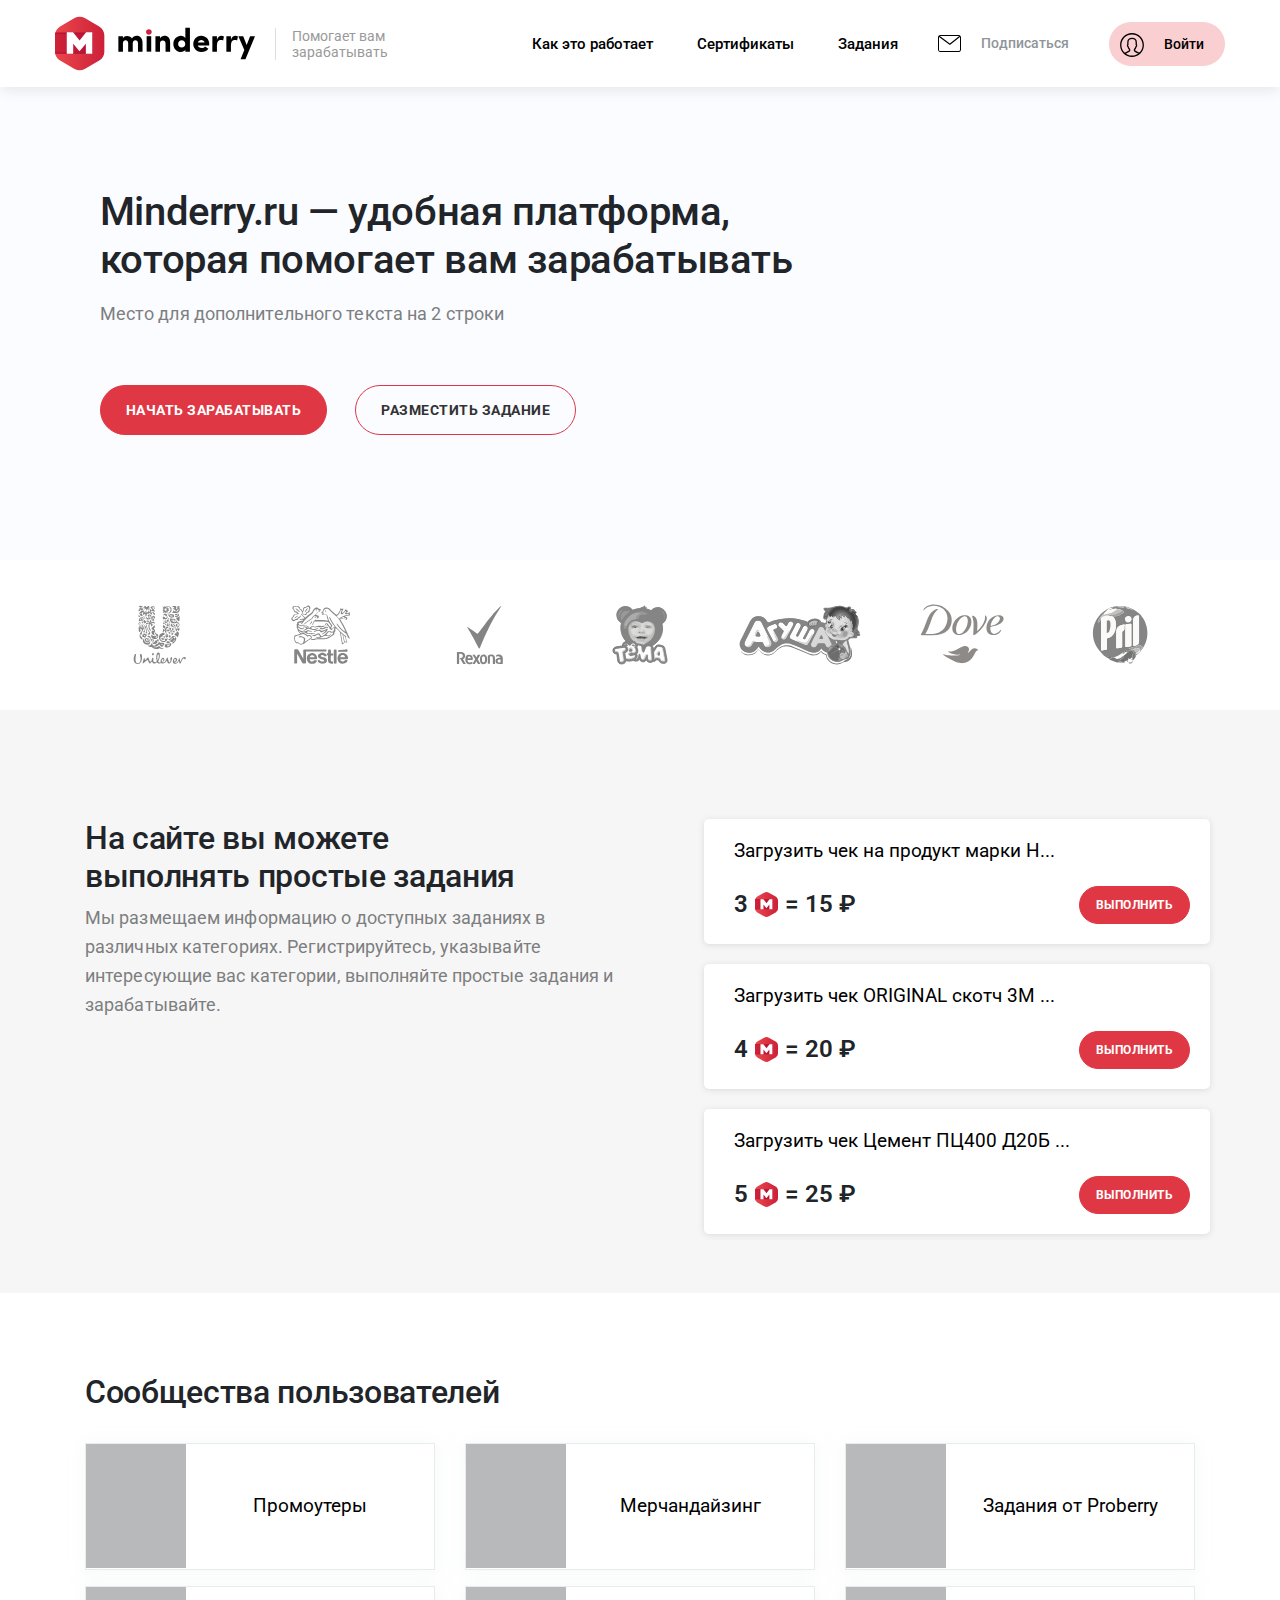
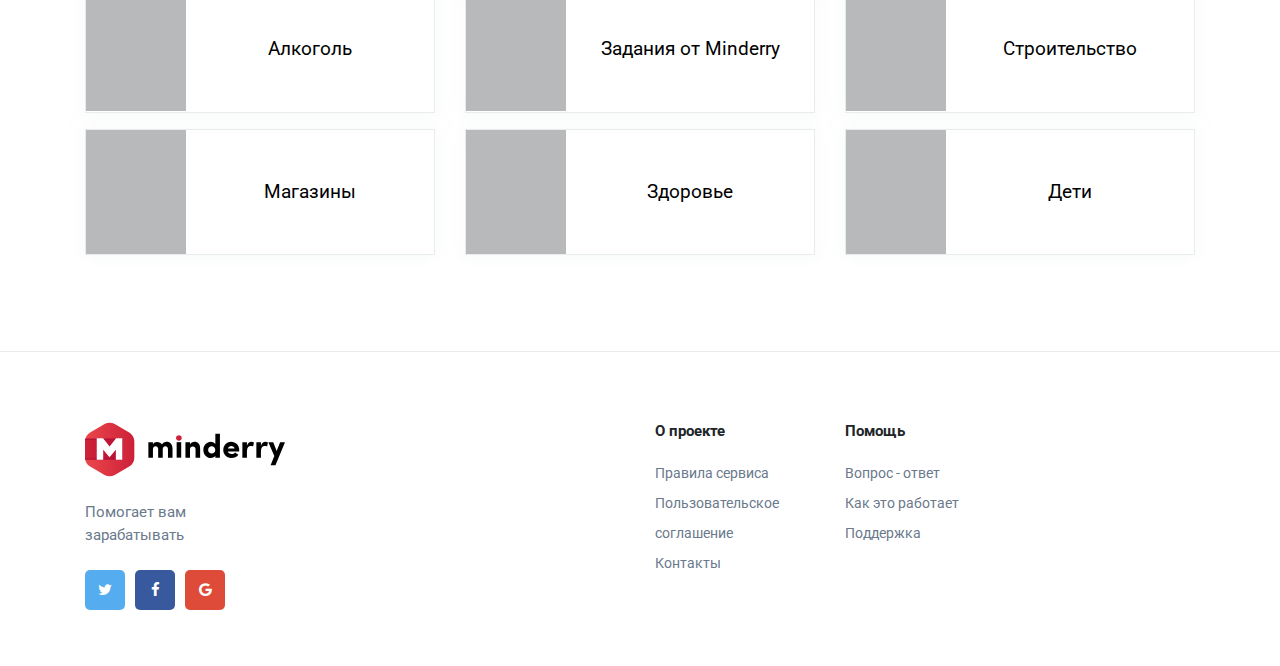
<file: index.html>
<!DOCTYPE html>
<html lang="ru-RU">
<head>
	<meta charset="UTF-8">
	<meta name="viewport" content="width=device-width, initial-scale=1">
	<meta content="Minderry" name="application-name">
	<link rel="apple-touch-icon" sizes="180x180" href="icons/apple-touch-icon.png">
	<link rel="icon" type="image/png" sizes="32x32" href="icons/favicon-32x32.png">
	<link rel="icon" type="image/png" sizes="16x16" href="icons/favicon-16x16.png">
	<meta name="csrf-param" content="_csrf">
    <meta name="csrf-token" content="awCiA8VxDEb098dkNNEUqpJDM-1zG1lweKM3ZuhSeUAHYcUuqxJBEsGhog1YhGCfxQV53CNOHgQU8kALijwwNw==">
	<title>Minderry</title>
	<link href="assets/css/bootstrap.min.css" rel="stylesheet">
	<link href="assets/css/font-awesome.css" rel="stylesheet">
	<link href="css/app.css" rel="stylesheet">
	<link href="css/responsive.css" rel="stylesheet">
	<link href="css/glide.core.min.css" rel="stylesheet">			
	<meta content="Minderry" name="description">
	<meta content="" name="keywords">
	<meta content="Minderry" name="title">
	<link href="https://fonts.googleapis.com/css?family=Roboto:300,400,500,700&amp;subset=cyrillic" rel="stylesheet">
</head>
<body>
<script>var isGuest = 1</script>
<div class="navbar-block">
	<div class="container">
		<div class="d-flex flex-column flex-lg-row align-items-center py-3 bg-white">
			<a href="/" class="navbar-brand my-0 mr-lg-auto font-weight-normal text-dark">
				<img src="img/logo.svg" width="200" height="55" class="d-inline-block align-middle" alt="">
				<span class="brand-text">Помогает вам<br/> зарабатывать</span>
			</a>
			<nav class="my-2 my-lg-0">
				<ul>
					<li><a href="/hiw">Как это работает</a></li>
					<li><a href="/gift/index">Сертификаты</a></li>
					<li><a href="/task/index">Задания</a></li>
				</ul>
			</nav>
			<a class="navbar-subscribe" href="signup.html">
				<svg viewBox="0 0 23 17" xmlns="http://www.w3.org/2000/svg" xmlns:xlink="http://www.w3.org/1999/xlink">
					<path d="M 21.4216 0.138 C 21.2213 0.0676 20.9791 0.0058 20.7661 0.0058 L 2.2281 0.0058 C 1.6282 0.0058 0.9903 0.3617 0.6009 0.7994 C 0.265 1.1769 0.0029 1.7466 0.0029 2.2601 L 0.0029 14.7399 C 0.0029 15.3156 0.3132 15.9296 0.7216 16.3214 C 1.0899 16.6747 1.6921 16.9942 2.2166 16.9942 L 20.7776 16.9942 C 21.0786 16.9942 21.5023 16.8409 21.7666 16.7009 C 22.4373 16.3458 22.9971 15.5084 22.9971 14.7341 L 22.9971 2.2601 C 22.9971 1.3322 22.2738 0.4376 21.4216 0.138 ZM 21.2168 1.124 L 11.8556 8.4693 L 1.796 1.1204 C 1.9622 1.0571 2.1396 0.9949 2.3201 0.9949 L 20.6741 0.9949 C 20.8542 0.9949 21.0532 1.0564 21.2168 1.124 ZM 21.963 2.0523 C 21.98 2.1154 22.0024 2.2031 22.0024 2.2659 L 22.0024 14.7226 C 22.0024 15.363 21.3178 16.0051 20.6856 16.0051 L 2.3086 16.0051 C 1.678 16.0051 0.9976 15.369 0.9976 14.7283 L 0.9976 2.2717 C 0.9976 2.1987 1.0166 2.1088 1.0318 2.0356 L 11.5064 9.6882 C 11.7244 9.8475 12.0346 9.8425 12.2471 9.6758 L 21.963 2.0523 Z"></path>
				</svg>
				Подписаться
			</a>
				<a class="navbar-btn" href="login.html">
					<svg viewBox="0 0 24 24" xmlns="http://www.w3.org/2000/svg" xmlns:xlink="http://www.w3.org/1999/xlink">
						<path d="M 12 23.9141 C 5.4307 23.9141 0.085 18.5693 0.085 12 C 0.085 5.4307 5.4307 0.0859 12 0.0859 C 18.5693 0.0859 23.915 5.4307 23.915 12 C 23.915 18.5693 18.5693 23.9141 12 23.9141 ZM 12 1.3857 C 6.1475 1.3857 1.3857 6.1475 1.3857 12 C 1.3857 17.8525 6.1475 22.6143 12 22.6143 C 17.8525 22.6143 22.6143 17.8525 22.6143 12 C 22.6143 6.1475 17.8525 1.3857 12 1.3857 Z"></path>
						<path d="M 19.4951 21.0522 C 19.4111 21.0522 19.3271 21.0361 19.2451 21.002 C 14.2148 18.9063 13.9551 18.0723 13.8301 17.6719 C 13.8105 17.6089 13.7998 17.5439 13.7998 17.478 L 13.7998 16.4912 C 13.7998 16.3213 13.8662 16.1587 13.9854 16.0371 C 14.5703 15.4385 15.0234 14.605 15.2969 13.6265 C 15.3369 13.4819 15.4268 13.356 15.5488 13.2695 C 15.7588 13.1221 15.9004 12.8877 15.9365 12.6274 C 15.9727 12.3643 15.8984 12.103 15.7266 11.8916 C 15.6318 11.7759 15.5801 11.6309 15.5801 11.4814 L 15.5801 9.2715 C 15.5801 7.1528 14.3945 6.0781 12.0557 6.0781 C 9.749 6.0781 8.5303 7.1826 8.5303 9.2715 L 8.5303 11.4819 C 8.5303 11.6313 8.4785 11.7759 8.3848 11.8916 C 8.2129 12.1025 8.1387 12.3643 8.1758 12.6274 C 8.2119 12.8877 8.3525 13.1216 8.5615 13.2695 C 8.6846 13.3555 8.7734 13.4814 8.8135 13.626 C 9.0869 14.605 9.541 15.4385 10.126 16.0366 C 10.2441 16.1582 10.3115 16.3213 10.3115 16.4912 L 10.3115 17.478 C 10.3115 17.5435 10.3008 17.6089 10.2813 17.6719 C 10.082 18.311 9.3018 19.1504 4.9824 20.9438 C 4.6533 21.082 4.2715 20.9248 4.1328 20.5933 C 3.9951 20.2617 4.1523 19.8813 4.4844 19.7437 C 8.1055 18.2393 8.8564 17.5415 9.0107 17.3291 L 9.0107 16.7466 C 8.4053 16.061 7.9287 15.1826 7.6211 14.1802 C 7.2246 13.8291 6.9619 13.3398 6.8877 12.8062 C 6.8125 12.2632 6.9336 11.7271 7.2295 11.2715 L 7.2295 9.2715 C 7.2295 6.458 9.0342 4.7783 12.0557 4.7783 C 15.1221 4.7783 16.8809 6.416 16.8809 9.2715 L 16.8809 11.271 C 17.1777 11.7261 17.2988 12.2627 17.2236 12.8057 C 17.1504 13.3398 16.8857 13.8296 16.4893 14.1812 C 16.1816 15.1826 15.7061 16.0605 15.1006 16.7461 L 15.1006 17.3252 C 15.2432 17.501 16.0195 18.2495 19.7451 19.8018 C 20.0762 19.9399 20.2334 20.3203 20.0947 20.6519 C 19.9912 20.9014 19.749 21.0522 19.4951 21.0522 Z"></path>
					</svg>
				<span>Войти</span>
			</a>
		</div>
	</div>
</div>
<div class="wrapper wrapper-content">
	<main class="main-content" role="main">
		<header class="main-banner">
			<div class="container">
				<div class="d-flex flex-column flex-md-row align-items-md-center">
					<div class="pt-md-3 pb-md-4">
						<h1 class="bd-title mt-0 mb-3">Minderry.ru &mdash; удобная платформа,
							<br/>
							которая помогает вам зарабатывать
						</h1>
						<p class="bd-lead">
							Место для дополнительного текста на 2 строки
						</p>
						<a class="btn btn-big btn-primary mb-3 mr-4" href="/task/index">Начать зарабатывать</a>				<a class="btn btn-big btn-outline-primary mb-3" href="#">Разместить задание</a>			</div>
				</div>
			</div>
		</header>
		<section class="partners text-center">
			<div class="container">
				<div class="glide">
					<div class="glide__track" data-glide-el="track">
						<ul class="glide__slides">
							<li class="glide__slide">
								<img src="img/partners/uni.svg">
							</li>
							<li class="glide__slide">
								<img src="img/partners/nestle.svg">
							</li>
							<li class="glide__slide">
								<img src="img/partners/rexona.svg">
							</li>
							<li class="glide__slide">
								<img src="img/partners/tyoma.svg">
							</li>
							<li class="glide__slide">
								<img src="img/partners/agusha.svg">
							</li>
							<li class="glide__slide">
								<img src="img/partners/dove.svg">
							</li>
							<li class="glide__slide">
								<img src="img/partners/pril.svg">
							</li>
							<li class="glide__slide">
								<img src="img/partners/henkel.svg">
							</li>
							<li class="glide__slide">
								<img src="img/partners/adidas.svg">
							</li>
						</ul>
					</div>
				</div>
			</div>
		</section>
		<div class="task-info">
			<div class="container">
				<div class="row">
					<div class="col-lg-6 mb-5">
						<h2 class="bd-title mt-0">На сайте вы можете
							<br/>
							выполнять простые задания
						</h2>
						<p class="bd-lead">
							Мы размещаем информацию о доступных заданиях в различных категориях. Регистрируйтесь, указывайте
							интересующие вас категории, выполняйте простые задания и зарабатывайте.
						</p>
					</div>
					<div class="col-lg-6 pl-md-0 pl-sm-0 pr-lg-0 task-card-block">
											<div class="task-card">
								<div class="task-name"><a href="/task/view/36">Загрузить чек на продукт марки H...</a></div>
								<div class="row">
									<div class="col-md-6 task-reward">
										3								<span class="points align-top"></span>
										= 15 &#8381;
									</div>
									<div class="col-md-6 text-right mt-2">
										<a class="btn btn-primary" href="/task/view/36">Выполнить</a>							</div>
								</div>
							</div>
											<div class="task-card">
								<div class="task-name"><a href="/task/view/35">Загрузить чек ORIGINAL скотч 3M ...</a></div>
								<div class="row">
									<div class="col-md-6 task-reward">
										4								<span class="points align-top"></span>
										= 20 &#8381;
									</div>
									<div class="col-md-6 text-right mt-2">
										<a class="btn btn-primary" href="/task/view/35">Выполнить</a>							</div>
								</div>
							</div>
											<div class="task-card">
								<div class="task-name"><a href="/task/view/34">Загрузить чек Цемент ПЦ400 Д20Б ...</a></div>
								<div class="row">
									<div class="col-md-6 task-reward">
										5								<span class="points align-top"></span>
										= 25 &#8381;
									</div>
									<div class="col-md-6 text-right mt-2">
										<a class="btn btn-primary" href="/task/view/34">Выполнить</a>							</div>
								</div>
							</div>
									</div>
				</div>
			</div>
		</div>
		<div class="gift-categories">
			<div class="container">
				<h2 class="bd-title mt-0">Сообщества пользователей</h2>
				<div class="row">
					<div class="col-md-4 mb-3">
						<div class="block-communities text-center">
							<div class="icon-block"></div>
							<a class="category-title" href="/task/index?category=promoutery">Промоутеры</a>
						</div>
					</div>
					<div class="col-md-4 mb-3">
						<div class="block-communities text-center">
							<div class="icon-block"></div>
							<a class="category-title" href="/task/index?category=mercandajzing">Мерчандайзинг</a>
						</div>
					</div>
					<div class="col-md-4 mb-3">
						<div class="block-communities text-center">
							<div class="icon-block"></div>
							<a class="category-title" href="/task/index?category=zadaniya-ot-proberry">Задания от Proberry</a>
						</div>
					</div>
					<div class="col-md-4 mb-3">
						<div class="block-communities text-center">
							<div class="icon-block"></div>
							<a class="category-title" href="/task/index?category=alkogol">Алкоголь</a>
						</div>
					</div>
					<div class="col-md-4 mb-3">
						<div class="block-communities text-center">
							<div class="icon-block"></div>
							<a class="category-title" href="/task/index?category=zadaniya-ot-minderry">Задания от Minderry</a>
						</div>
					</div>
					<div class="col-md-4 mb-3">
						<div class="block-communities text-center">
							<div class="icon-block"></div>
							<a class="category-title" href="/task/index?category=stroitelstvo">Строительство</a>
						</div>
					</div>
					<div class="col-md-4 mb-3">
						<div class="block-communities text-center">
							<div class="icon-block"></div>
							<a class="category-title" href="/task/index?category=magaziny">Магазины</a>
						</div>
					</div>
					<div class="col-md-4 mb-3">
						<div class="block-communities text-center">
							<div class="icon-block"></div>
							<a class="category-title" href="/task/index?category=zdorove">Здоровье</a>
						</div>
					</div>
					<div class="col-md-4 mb-3">
						<div class="block-communities text-center">
							<div class="icon-block"></div>
							<a class="category-title" href="/task/index?category=deti">Дети</a>
						</div>
					</div>
				</div>
			</div>
		</div>
	</main>
</div>
<footer class="footer top-divider">
	<div class="container">
		<div class="footer-wrapper">
			<div class="row">
				<div class="col-lg-3 col-md-6">
					<div class="footer-about-us">
						<!-- Logo -->
						<a href="/" class="logo-container flex-child">
							<img class="logo" src="img/logo.svg" alt="logo">
						</a>
						<p class="mt-4 mb-4">Помогает вам
							<br/>
							зарабатывать
						</p>
						<div class="socials">
							<a href="#" class="social social-twitter" aria-label="twitter" title="twitter" target="_blank">
								<i class="fa fa-twitter"></i>
							</a>
							<a href="#" class="social social-facebook" aria-label="facebook" title="facebook" target="_blank">
								<i class="fa fa-facebook"></i>
							</a>
							<a href="#" class="social social-google-plus" aria-label="google plus" title="google plus" target="_blank">
								<i class="fa fa-google"></i>
							</a>
						</div>
					</div>
				</div> <!-- end about us -->
				<div class="col-lg-2 offset-lg-3 col-md-6">
					<div class="footer-nav-menu">
						<h5 class="footer-title">О проекте</h5>
						<ul>
							<li>
								<a href="/rules" title="Правила сервиса">Правила сервиса</a>							</li>
							<li>
								<a href="/offer" title="Пользовательское соглашение">Пользовательское соглашение</a>							</li>
							<li>
								<a href="/contact" title="Контакты">Контакты</a>							</li>
						</ul>
					</div>
				</div>
				<div class="col-lg-2 col-md-6">
					<div class="footer-nav-menu">
						<h5 class="footer-title">Помощь</h5>
						<ul>
							<li>
								<a href="/questions" title="Вопрос - ответ">Вопрос - ответ</a>							</li>
							<li>
								<a href="/hiw" title="Как это работает">Как это работает</a>							</li>
							<li>
								<a href="#">Поддержка</a>
							</li>
						</ul>
					</div>
				</div>
			</div>
		</div>
	</div>
</footer>

<div class="loading-modal modal" style="display: none;">
	<div class="overlay"></div>
	<span class="icon"></span>
</div>
<!-- Yandex.Metrika counter -->
<script type="text/javascript" >
	(function (d, w, c) {
		(w[c] = w[c] || []).push(function() {
			try {
				w.yaCounter49178818 = new Ya.Metrika2({
					id:49178818,
					clickmap:true,
					trackLinks:true,
					accurateTrackBounce:true
				});
			} catch(e) { }
		});

		var n = d.getElementsByTagName("script")[0],
			s = d.createElement("script"),
			f = function () { n.parentNode.insertBefore(s, n); };
		s.type = "text/javascript";
		s.async = true;
		s.src = "https://mc.yandex.ru/metrika/tag.js";

		if (w.opera == "[object Opera]") {
			d.addEventListener("DOMContentLoaded", f, false);
		} else { f(); }
	})(document, window, "yandex_metrika_callbacks2");
</script>
<noscript><div><img src="https://mc.yandex.ru/watch/49178818" style="position:absolute; left:-9999px;" alt="" /></div></noscript>
<!-- /Yandex.Metrika counter -->
<script src="assets/js/jquery.min.js"></script>
<script src="assets/js/yii.js"></script>
<script src="assets/js/popper.js"></script>
<script src="assets/js/bootstrap.min.js"></script>
<script src="js/bootstrap-dialog.js"></script>
<script src="js/glide.min.js"></script>
<script src="js/app.js"></script>
<script>jQuery(function ($) {

var glide = new Glide('.glide', {
  type: 'carousel',
  autoplay: 15000,
  hoverpause: false,
  perView: 7,
  breakpoints: {
    1200: {
      perView: 5
    },
    992: {
      perView: 4
    },
    768: {
      perView: 3
    },
    576: {
      perView: 2
    }
  }
}).mount();

});</script>
</body>
</html>
</file>
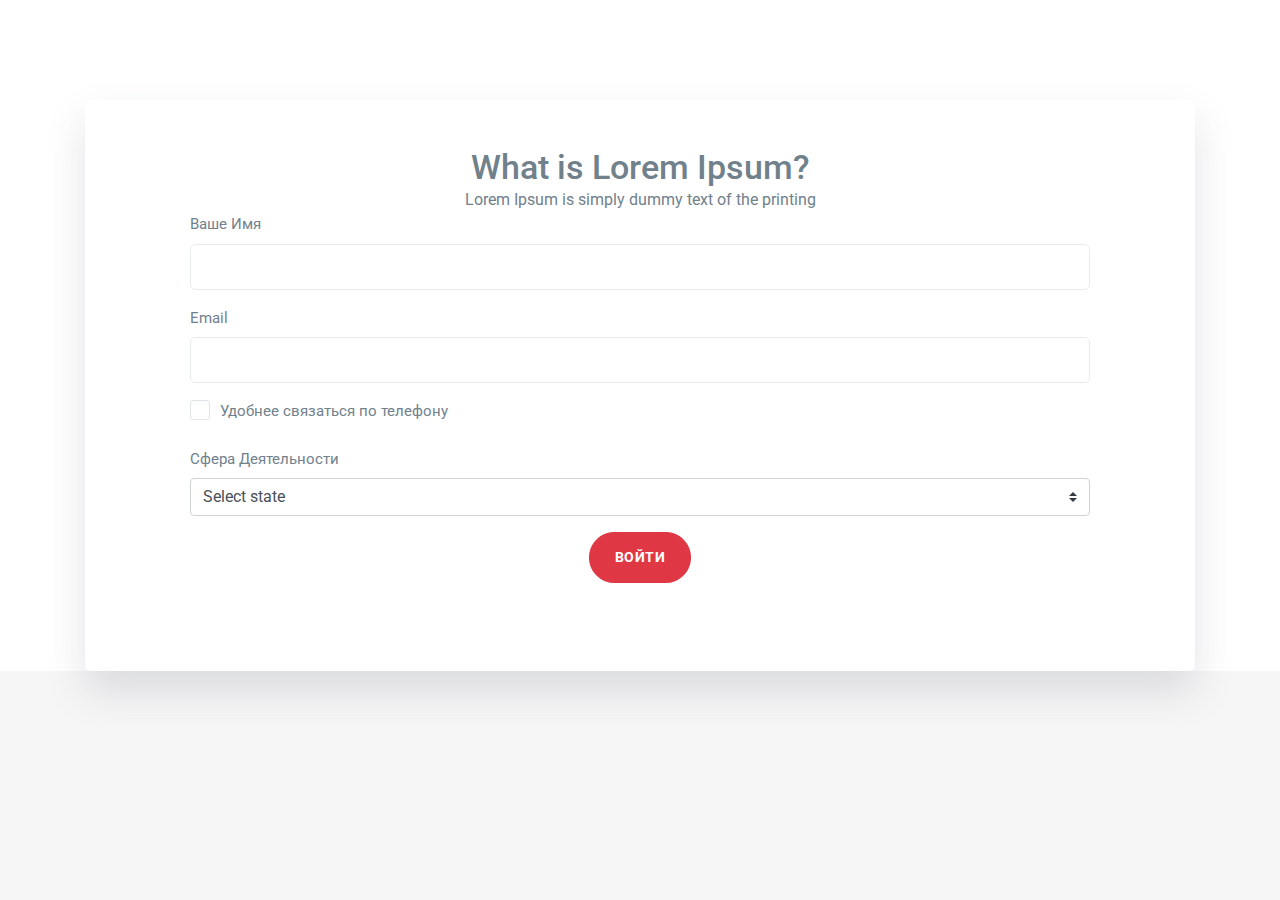
<file: form.html>
<!DOCTYPE html>
<html lang="ru-RU">
<head>
    <meta charset="UTF-8">
    <meta name="viewport" content="width=device-width, initial-scale=1">
    <meta content="Minderry" name="application-name">
    <link rel="apple-touch-icon" sizes="180x180" href="icons/apple-touch-icon.png">
    <link rel="icon" type="image/png" sizes="32x32" href="icons/favicon-32x32.png">
    <link rel="icon" type="image/png" sizes="16x16" href="icons/favicon-16x16.png">
    <meta name="csrf-param" content="_csrf">
    <meta name="csrf-token" content="awCiA8VxDEb098dkNNEUqpJDM-1zG1lweKM3ZuhSeUAHYcUuqxJBEsGhog1YhGCfxQV53CNOHgQU8kALijwwNw==">
    <title>Minderry</title>
    <link href="assets/css/bootstrap.min.css" rel="stylesheet">
    <link href="assets/css/font-awesome.css" rel="stylesheet">
    <link href="css/app.css" rel="stylesheet">
    <link href="css/responsive.css" rel="stylesheet">
    <link href="css/glide.core.min.css" rel="stylesheet">
    <meta content="Minderry" name="description">
    <meta content="" name="keywords">
    <meta content="Minderry" name="title">
    <link href="https://fonts.googleapis.com/css?family=Roboto:300,400,500,700&amp;subset=cyrillic" rel="stylesheet">
</head>
<body>
    <div class="main-form">
        <div class="container">
        <section class="section-wrap">
            <div class="row justify-content-center m-0">
                <div class="form-signin-main">
                    <div class="form-title">
                        <h1 class="text-center m-0">What is Lorem Ipsum?</h1>
                        <p class="text-center m-0">Lorem Ipsum is simply dummy text of the printing </p>
                    </div>
                    <div class="col-sm-8 col-md-7 col-lg-12">
                        <form id="login-form" action="/login" method="post" role="form">
                            <div class="form-group">
                                <label class="control-label">Ваше Имя</label>
                                <input type="text" class="form-control">
                            </div>
                            <div class="form-group">
                                <label class="control-label">Email</label>
                                <input type="email" class="form-control">
                            </div>
                            <div class="form-group">
                                <div class="checkbox">
                                    <input type="checkbox" id="SignupForm[categories][1]" name="SignupForm[categories][1]" value="1">
                                    <label for="SignupForm[categories][1]">Удобнее связаться по телефону</label>
                                </div>
                            </div>
                            <div class="form-group">
                                <label class="control-label">Сфера Деятельности</label>
                                <select class="custom-select">
                                    <option>Select state</option>
                                    <option>California</option>
                                    <option>Hawaii</option>
                                    <option>Florida</option>
                                    <option>Texas</option>
                                    <option>Massachusetts</option>
                                    <option>Alabama</option>
                                </select>
                            </div>
                            <div class="form-group text-center">
                                <button type="submit" class="btn btn-big btn-primary mb-4" name="login-button">Войти</button>
                            </div>
                        </form>
                    </div>
                </div>
            </div>
        </section>
    </div>
    </div>
</body>
</html>
</file>
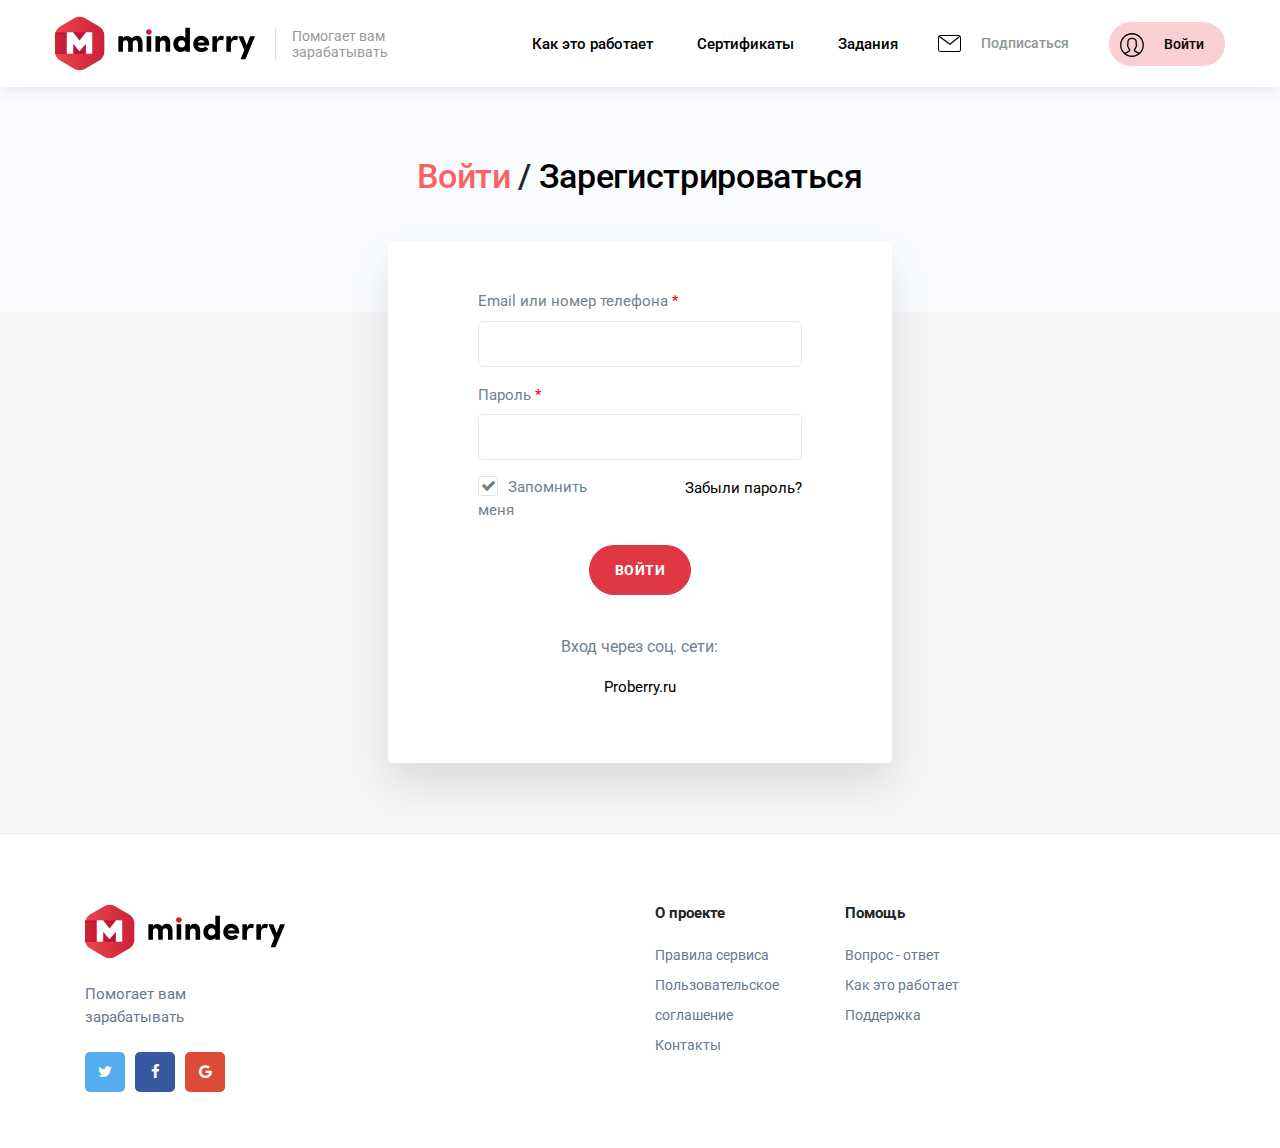
<file: login.html>
<!DOCTYPE html>
<html lang="ru-RU">
<head>
    <meta charset="UTF-8">
    <meta name="viewport" content="width=device-width, initial-scale=1">
    <meta content="Minderry" name="application-name">
    <link rel="apple-touch-icon" sizes="180x180" href="icons/apple-touch-icon.png">
    <link rel="icon" type="image/png" sizes="32x32" href="icons/favicon-32x32.png">
    <link rel="icon" type="image/png" sizes="16x16" href="icons/favicon-16x16.png">
    <meta name="csrf-param" content="_csrf">
    <meta name="csrf-token" content="awCiA8VxDEb098dkNNEUqpJDM-1zG1lweKM3ZuhSeUAHYcUuqxJBEsGhog1YhGCfxQV53CNOHgQU8kALijwwNw==">
    <title>Minderry</title>
    <link href="assets/css/bootstrap.min.css" rel="stylesheet">
    <link href="assets/css/font-awesome.css" rel="stylesheet">
    <link href="css/app.css" rel="stylesheet">
    <link href="css/responsive.css" rel="stylesheet">
    <link href="css/glide.core.min.css" rel="stylesheet">
    <meta content="Minderry" name="description">
    <meta content="" name="keywords">
    <meta content="Minderry" name="title">
    <link href="https://fonts.googleapis.com/css?family=Roboto:300,400,500,700&amp;subset=cyrillic" rel="stylesheet">
</head>
<body>
<div class="navbar-block">
    <div class="container">
        <div class="d-flex flex-column flex-lg-row align-items-center py-3 bg-white">
            <a href="/" class="navbar-brand my-0 mr-lg-auto font-weight-normal text-dark">
                <img src="img/logo.svg" width="200" height="55" class="d-inline-block align-middle" alt="">
                <span class="brand-text">Помогает вам<br/> зарабатывать</span>
            </a>
            <nav class="my-2 my-lg-0">
                <ul>
                    <li><a href="/hiw">Как это работает</a></li>
                    <li><a href="/gift/index">Сертификаты</a></li>
                    <li><a href="/task/index">Задания</a></li>
                </ul>
            </nav>
            <a class="navbar-subscribe" href="signup.html">
                <svg viewBox="0 0 23 17" xmlns="http://www.w3.org/2000/svg" xmlns:xlink="http://www.w3.org/1999/xlink">
                    <path d="M 21.4216 0.138 C 21.2213 0.0676 20.9791 0.0058 20.7661 0.0058 L 2.2281 0.0058 C 1.6282 0.0058 0.9903 0.3617 0.6009 0.7994 C 0.265 1.1769 0.0029 1.7466 0.0029 2.2601 L 0.0029 14.7399 C 0.0029 15.3156 0.3132 15.9296 0.7216 16.3214 C 1.0899 16.6747 1.6921 16.9942 2.2166 16.9942 L 20.7776 16.9942 C 21.0786 16.9942 21.5023 16.8409 21.7666 16.7009 C 22.4373 16.3458 22.9971 15.5084 22.9971 14.7341 L 22.9971 2.2601 C 22.9971 1.3322 22.2738 0.4376 21.4216 0.138 ZM 21.2168 1.124 L 11.8556 8.4693 L 1.796 1.1204 C 1.9622 1.0571 2.1396 0.9949 2.3201 0.9949 L 20.6741 0.9949 C 20.8542 0.9949 21.0532 1.0564 21.2168 1.124 ZM 21.963 2.0523 C 21.98 2.1154 22.0024 2.2031 22.0024 2.2659 L 22.0024 14.7226 C 22.0024 15.363 21.3178 16.0051 20.6856 16.0051 L 2.3086 16.0051 C 1.678 16.0051 0.9976 15.369 0.9976 14.7283 L 0.9976 2.2717 C 0.9976 2.1987 1.0166 2.1088 1.0318 2.0356 L 11.5064 9.6882 C 11.7244 9.8475 12.0346 9.8425 12.2471 9.6758 L 21.963 2.0523 Z"></path></svg> Подписаться</a>
            <a class="navbar-btn" href="login.html">
                <svg viewBox="0 0 24 24" xmlns="http://www.w3.org/2000/svg" xmlns:xlink="http://www.w3.org/1999/xlink">
                    <path d="M 12 23.9141 C 5.4307 23.9141 0.085 18.5693 0.085 12 C 0.085 5.4307 5.4307 0.0859 12 0.0859 C 18.5693 0.0859 23.915 5.4307 23.915 12 C 23.915 18.5693 18.5693 23.9141 12 23.9141 ZM 12 1.3857 C 6.1475 1.3857 1.3857 6.1475 1.3857 12 C 1.3857 17.8525 6.1475 22.6143 12 22.6143 C 17.8525 22.6143 22.6143 17.8525 22.6143 12 C 22.6143 6.1475 17.8525 1.3857 12 1.3857 Z"></path>
                    <path d="M 19.4951 21.0522 C 19.4111 21.0522 19.3271 21.0361 19.2451 21.002 C 14.2148 18.9063 13.9551 18.0723 13.8301 17.6719 C 13.8105 17.6089 13.7998 17.5439 13.7998 17.478 L 13.7998 16.4912 C 13.7998 16.3213 13.8662 16.1587 13.9854 16.0371 C 14.5703 15.4385 15.0234 14.605 15.2969 13.6265 C 15.3369 13.4819 15.4268 13.356 15.5488 13.2695 C 15.7588 13.1221 15.9004 12.8877 15.9365 12.6274 C 15.9727 12.3643 15.8984 12.103 15.7266 11.8916 C 15.6318 11.7759 15.5801 11.6309 15.5801 11.4814 L 15.5801 9.2715 C 15.5801 7.1528 14.3945 6.0781 12.0557 6.0781 C 9.749 6.0781 8.5303 7.1826 8.5303 9.2715 L 8.5303 11.4819 C 8.5303 11.6313 8.4785 11.7759 8.3848 11.8916 C 8.2129 12.1025 8.1387 12.3643 8.1758 12.6274 C 8.2119 12.8877 8.3525 13.1216 8.5615 13.2695 C 8.6846 13.3555 8.7734 13.4814 8.8135 13.626 C 9.0869 14.605 9.541 15.4385 10.126 16.0366 C 10.2441 16.1582 10.3115 16.3213 10.3115 16.4912 L 10.3115 17.478 C 10.3115 17.5435 10.3008 17.6089 10.2813 17.6719 C 10.082 18.311 9.3018 19.1504 4.9824 20.9438 C 4.6533 21.082 4.2715 20.9248 4.1328 20.5933 C 3.9951 20.2617 4.1523 19.8813 4.4844 19.7437 C 8.1055 18.2393 8.8564 17.5415 9.0107 17.3291 L 9.0107 16.7466 C 8.4053 16.061 7.9287 15.1826 7.6211 14.1802 C 7.2246 13.8291 6.9619 13.3398 6.8877 12.8062 C 6.8125 12.2632 6.9336 11.7271 7.2295 11.2715 L 7.2295 9.2715 C 7.2295 6.458 9.0342 4.7783 12.0557 4.7783 C 15.1221 4.7783 16.8809 6.416 16.8809 9.2715 L 16.8809 11.271 C 17.1777 11.7261 17.2988 12.2627 17.2236 12.8057 C 17.1504 13.3398 16.8857 13.8296 16.4893 14.1812 C 16.1816 15.1826 15.7061 16.0605 15.1006 16.7461 L 15.1006 17.3252 C 15.2432 17.501 16.0195 18.2495 19.7451 19.8018 C 20.0762 19.9399 20.2334 20.3203 20.0947 20.6519 C 19.9912 20.9014 19.749 21.0522 19.4951 21.0522 Z"></path>
                </svg>
                <span>Войти</span>
            </a>
        </div>
    </div>
</div>
<div class="wrapper wrapper-content">
    <main class="main-content" role="main">
        <div class="container">
        </div>
        <div class="page-title">
            <h1 class="bd-title text-center m-0"><a class="hover" href="/login">Войти</a> / <a href="/signup">Зарегистрироваться</a></h1>
        </div>
        <section class="section-wrap">
            <div class="row justify-content-center m-0">
                <div class="col-sm-8 col-md-7 col-lg-5">
                    <div class="form-signin">
                        <form id="login-form" action="/login" method="post" role="form">
                            <input type="hidden" name="_csrf" value="7xMHZsZ19EsNIIIRwC8kLkHYrhmKUJOUNvbabKzA3uKDcmBLqBa5Hzh253iselAbFp7kKNoF1OBap60Bzq6XlQ==">				<div class="form-group field-loginform-login required">
                            <label class="control-label" for="loginform-login">Email или номер телефона</label>
                            <input type="text" id="loginform-login" class="form-control" name="LoginForm[login]" aria-required="true">

                            <p class="text-danger"></p>
                        </div>				<div class="form-group field-loginform-password required">
                            <label class="control-label" for="loginform-password">Пароль</label>
                            <input type="text" id="loginform-password" class="form-control" name="LoginForm[password]" aria-required="true">

                            <p class="text-danger"></p>
                        </div>				<div class="row">
                            <div class="col-sm-6">
                                <div class="form-group field-loginform-rememberme">
                                    <div class="checkbox"><input type="hidden" name="LoginForm[rememberMe]" value="0"><input type="checkbox" id="loginform-rememberme" name="LoginForm[rememberMe]" value="1" checked=""><label for="loginform-rememberme">Запомнить меня</label></div>
                                </div>					</div>
                            <div class="col-sm-6 text-sm-right">
                                <a href="/request-password-reset">Забыли пароль?</a>					</div>
                        </div>
                            <div class="form-group text-center">
                                <button type="submit" class="btn btn-big btn-primary mb-4" name="login-button">Войти</button>				</div>
                            <div class="text-center">
                                <p>Вход через соц. сети:</p>
                                <div class="form-group">
                                    <div class="eauth" id="w0">
                                        <ul class="eauth-list">
                                            <li class="eauth-service eauth-service-id-proberry"><a class="eauth-service-link" href="/login?service=proberry" data-eauth-service="proberry">Proberry.ru</a></li>	</ul>
                                    </div>
                                </div>
                            </div>
                        </form>			</div>
                </div>
            </div>
        </section>

    </main>
</div>
<footer class="footer top-divider">
    <div class="container">
        <div class="footer-wrapper">
            <div class="row">
                <div class="col-lg-3 col-md-6">
                    <div class="footer-about-us">
                        <!-- Logo -->
                        <a href="/" class="logo-container flex-child">
                            <img class="logo" src="img/logo.svg" alt="logo">
                        </a>
                        <p class="mt-4 mb-4">Помогает вам
                            <br/>
                            зарабатывать
                        </p>
                        <div class="socials">
                            <a href="#" class="social social-twitter" aria-label="twitter" title="twitter" target="_blank">
                                <i class="fa fa-twitter"></i>
                            </a>
                            <a href="#" class="social social-facebook" aria-label="facebook" title="facebook" target="_blank">
                                <i class="fa fa-facebook"></i>
                            </a>
                            <a href="#" class="social social-google-plus" aria-label="google plus" title="google plus" target="_blank">
                                <i class="fa fa-google"></i>
                            </a>
                        </div>
                    </div>
                </div> <!-- end about us -->
                <div class="col-lg-2 offset-lg-3 col-md-6">
                    <div class="footer-nav-menu">
                        <h5 class="footer-title">О проекте</h5>
                        <ul>
                            <li>
                                <a href="/rules" title="Правила сервиса">Правила сервиса</a>							</li>
                            <li>
                                <a href="/offer" title="Пользовательское соглашение">Пользовательское соглашение</a>							</li>
                            <li>
                                <a href="/contact" title="Контакты">Контакты</a>							</li>
                        </ul>
                    </div>
                </div>
                <div class="col-lg-2 col-md-6">
                    <div class="footer-nav-menu">
                        <h5 class="footer-title">Помощь</h5>
                        <ul>
                            <li>
                                <a href="/questions" title="Вопрос - ответ">Вопрос - ответ</a>							</li>
                            <li>
                                <a href="/hiw" title="Как это работает">Как это работает</a>							</li>
                            <li>
                                <a href="#">Поддержка</a>
                            </li>
                        </ul>
                    </div>
                </div>
            </div>
        </div>
    </div>
</footer>

<div class="loading-modal modal" style="display: none;">
    <div class="overlay"></div>
    <span class="icon"></span>
</div>
<!-- Yandex.Metrika counter -->
<script type="text/javascript" >
    (function (d, w, c) {
        (w[c] = w[c] || []).push(function() {
            try {
                w.yaCounter49178818 = new Ya.Metrika2({
                    id:49178818,
                    clickmap:true,
                    trackLinks:true,
                    accurateTrackBounce:true
                });
            } catch(e) { }
        });

        var n = d.getElementsByTagName("script")[0],
            s = d.createElement("script"),
            f = function () { n.parentNode.insertBefore(s, n); };
        s.type = "text/javascript";
        s.async = true;
        s.src = "https://mc.yandex.ru/metrika/tag.js";

        if (w.opera == "[object Opera]") {
            d.addEventListener("DOMContentLoaded", f, false);
        } else { f(); }
    })(document, window, "yandex_metrika_callbacks2");
</script>
<noscript><div><img src="https://mc.yandex.ru/watch/49178818" style="position:absolute; left:-9999px;" alt="" /></div></noscript>
<!-- /Yandex.Metrika counter -->
<script src="assets/js/jquery.min.js"></script>
<script src="assets/js/yii.js"></script>
<script src="assets/js/popper.js"></script>
<script src="assets/js/bootstrap.min.js"></script>
<script src="js/bootstrap-dialog.js"></script>
<script src="js/glide.min.js"></script>
<script src="js/app.js"></script>
<script>jQuery(function ($) {

    var glide = new Glide('.glide', {
        type: 'carousel',
        autoplay: 15000,
        hoverpause: false,
        perView: 7,
        breakpoints: {
            1200: {
                perView: 5
            },
            992: {
                perView: 4
            },
            768: {
                perView: 3
            },
            576: {
                perView: 2
            }
        }
    }).mount();

});</script>
</body>
</html>
</file>
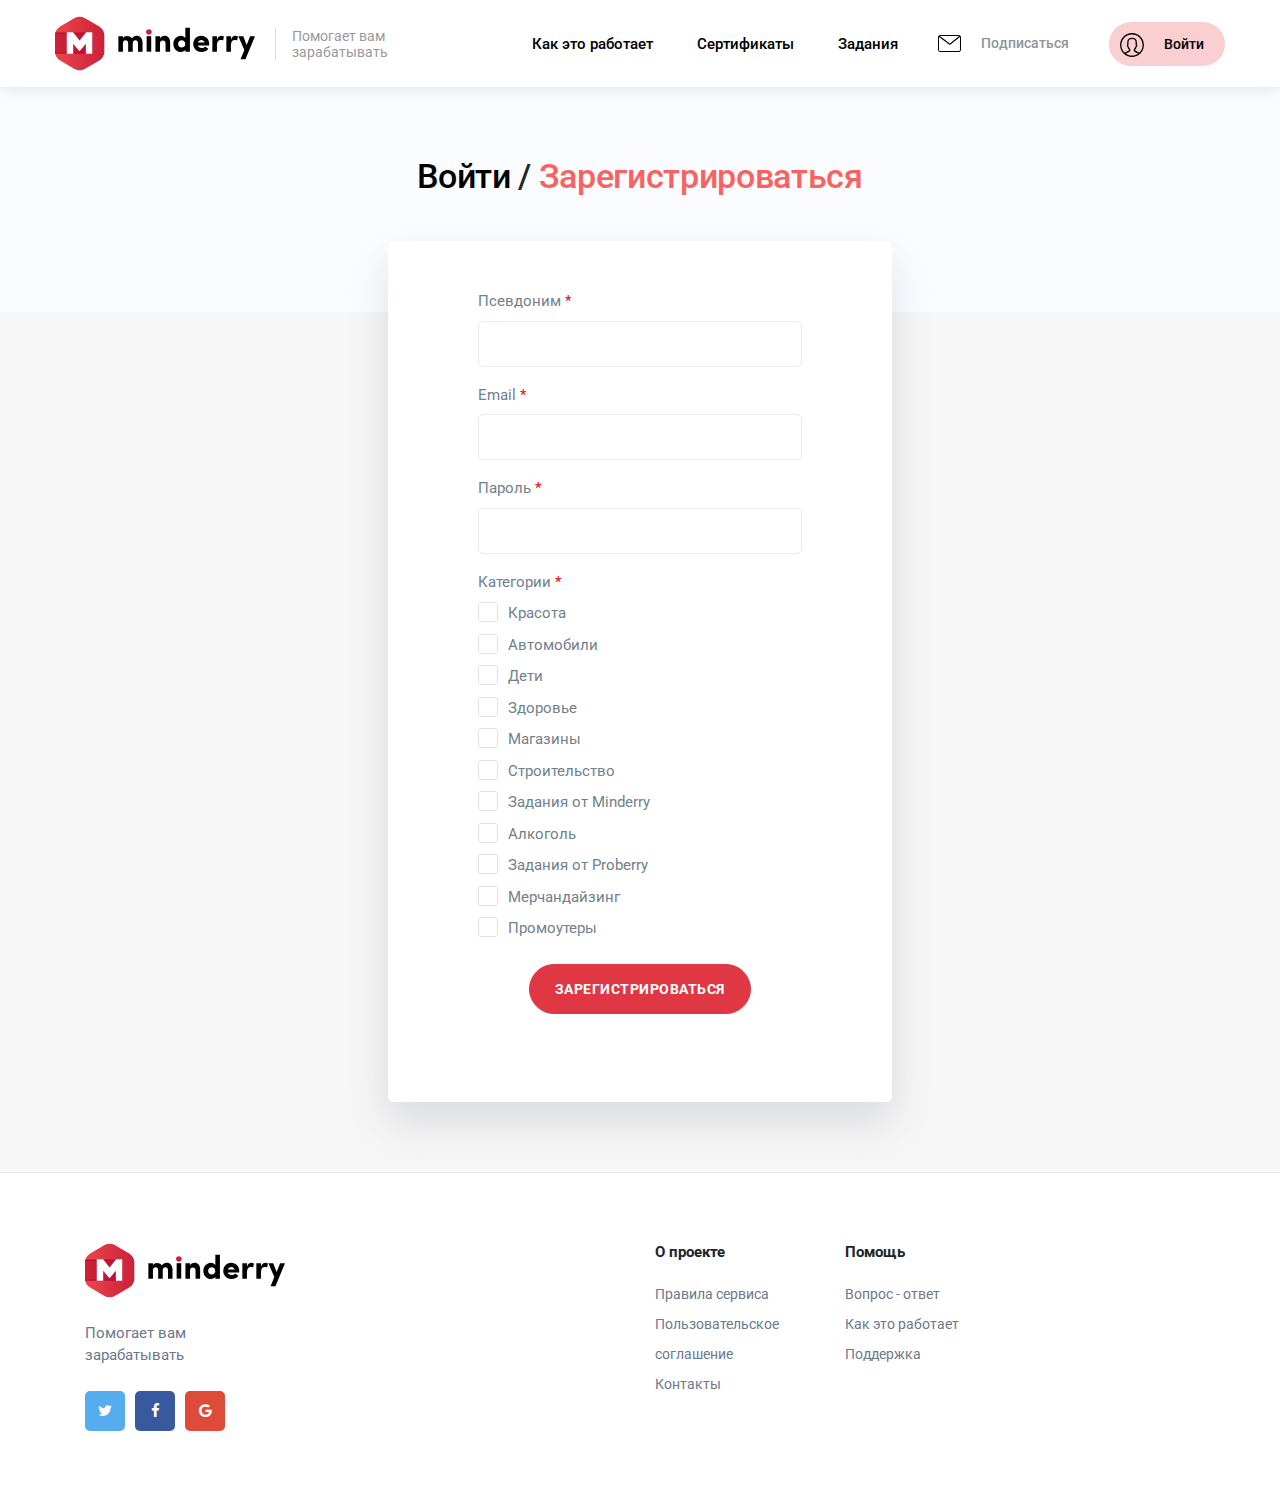
<file: signup.html>
<!DOCTYPE html>
<html lang="ru-RU">
<head>
    <meta charset="UTF-8">
    <meta name="viewport" content="width=device-width, initial-scale=1">
    <meta content="Minderry" name="application-name">
    <link rel="apple-touch-icon" sizes="180x180" href="icons/apple-touch-icon.png">
    <link rel="icon" type="image/png" sizes="32x32" href="icons/favicon-32x32.png">
    <link rel="icon" type="image/png" sizes="16x16" href="icons/favicon-16x16.png">
    <meta name="csrf-param" content="_csrf">
    <meta name="csrf-token" content="awCiA8VxDEb098dkNNEUqpJDM-1zG1lweKM3ZuhSeUAHYcUuqxJBEsGhog1YhGCfxQV53CNOHgQU8kALijwwNw==">
    <title>Minderry</title>
    <link href="assets/css/bootstrap.min.css" rel="stylesheet">
    <link href="assets/css/font-awesome.css" rel="stylesheet">
    <link href="css/app.css" rel="stylesheet">
    <link href="css/responsive.css" rel="stylesheet">
    <link href="css/glide.core.min.css" rel="stylesheet">
    <meta content="Minderry" name="description">
    <meta content="" name="keywords">
    <meta content="Minderry" name="title">
    <link href="https://fonts.googleapis.com/css?family=Roboto:300,400,500,700&amp;subset=cyrillic" rel="stylesheet">
</head>
<body>
<div class="navbar-block">
    <div class="container">
        <div class="d-flex flex-column flex-lg-row align-items-center py-3 bg-white">
            <a href="/" class="navbar-brand my-0 mr-lg-auto font-weight-normal text-dark">
                <img src="img/logo.svg" width="200" height="55" class="d-inline-block align-middle" alt="">
                <span class="brand-text">Помогает вам<br/> зарабатывать</span>
            </a>
            <nav class="my-2 my-lg-0">
                <ul>
                    <li><a href="/hiw">Как это работает</a></li>
                    <li><a href="/gift/index">Сертификаты</a></li>
                    <li><a href="/task/index">Задания</a></li>
                </ul>
            </nav>
            <a class="navbar-subscribe" href="signup.html">
                <svg viewBox="0 0 23 17" xmlns="http://www.w3.org/2000/svg" xmlns:xlink="http://www.w3.org/1999/xlink">
                    <path d="M 21.4216 0.138 C 21.2213 0.0676 20.9791 0.0058 20.7661 0.0058 L 2.2281 0.0058 C 1.6282 0.0058 0.9903 0.3617 0.6009 0.7994 C 0.265 1.1769 0.0029 1.7466 0.0029 2.2601 L 0.0029 14.7399 C 0.0029 15.3156 0.3132 15.9296 0.7216 16.3214 C 1.0899 16.6747 1.6921 16.9942 2.2166 16.9942 L 20.7776 16.9942 C 21.0786 16.9942 21.5023 16.8409 21.7666 16.7009 C 22.4373 16.3458 22.9971 15.5084 22.9971 14.7341 L 22.9971 2.2601 C 22.9971 1.3322 22.2738 0.4376 21.4216 0.138 ZM 21.2168 1.124 L 11.8556 8.4693 L 1.796 1.1204 C 1.9622 1.0571 2.1396 0.9949 2.3201 0.9949 L 20.6741 0.9949 C 20.8542 0.9949 21.0532 1.0564 21.2168 1.124 ZM 21.963 2.0523 C 21.98 2.1154 22.0024 2.2031 22.0024 2.2659 L 22.0024 14.7226 C 22.0024 15.363 21.3178 16.0051 20.6856 16.0051 L 2.3086 16.0051 C 1.678 16.0051 0.9976 15.369 0.9976 14.7283 L 0.9976 2.2717 C 0.9976 2.1987 1.0166 2.1088 1.0318 2.0356 L 11.5064 9.6882 C 11.7244 9.8475 12.0346 9.8425 12.2471 9.6758 L 21.963 2.0523 Z"></path></svg> Подписаться</a>
            <a class="navbar-btn" href="login.html">
                <svg viewBox="0 0 24 24" xmlns="http://www.w3.org/2000/svg" xmlns:xlink="http://www.w3.org/1999/xlink">
                    <path d="M 12 23.9141 C 5.4307 23.9141 0.085 18.5693 0.085 12 C 0.085 5.4307 5.4307 0.0859 12 0.0859 C 18.5693 0.0859 23.915 5.4307 23.915 12 C 23.915 18.5693 18.5693 23.9141 12 23.9141 ZM 12 1.3857 C 6.1475 1.3857 1.3857 6.1475 1.3857 12 C 1.3857 17.8525 6.1475 22.6143 12 22.6143 C 17.8525 22.6143 22.6143 17.8525 22.6143 12 C 22.6143 6.1475 17.8525 1.3857 12 1.3857 Z"></path>
                    <path d="M 19.4951 21.0522 C 19.4111 21.0522 19.3271 21.0361 19.2451 21.002 C 14.2148 18.9063 13.9551 18.0723 13.8301 17.6719 C 13.8105 17.6089 13.7998 17.5439 13.7998 17.478 L 13.7998 16.4912 C 13.7998 16.3213 13.8662 16.1587 13.9854 16.0371 C 14.5703 15.4385 15.0234 14.605 15.2969 13.6265 C 15.3369 13.4819 15.4268 13.356 15.5488 13.2695 C 15.7588 13.1221 15.9004 12.8877 15.9365 12.6274 C 15.9727 12.3643 15.8984 12.103 15.7266 11.8916 C 15.6318 11.7759 15.5801 11.6309 15.5801 11.4814 L 15.5801 9.2715 C 15.5801 7.1528 14.3945 6.0781 12.0557 6.0781 C 9.749 6.0781 8.5303 7.1826 8.5303 9.2715 L 8.5303 11.4819 C 8.5303 11.6313 8.4785 11.7759 8.3848 11.8916 C 8.2129 12.1025 8.1387 12.3643 8.1758 12.6274 C 8.2119 12.8877 8.3525 13.1216 8.5615 13.2695 C 8.6846 13.3555 8.7734 13.4814 8.8135 13.626 C 9.0869 14.605 9.541 15.4385 10.126 16.0366 C 10.2441 16.1582 10.3115 16.3213 10.3115 16.4912 L 10.3115 17.478 C 10.3115 17.5435 10.3008 17.6089 10.2813 17.6719 C 10.082 18.311 9.3018 19.1504 4.9824 20.9438 C 4.6533 21.082 4.2715 20.9248 4.1328 20.5933 C 3.9951 20.2617 4.1523 19.8813 4.4844 19.7437 C 8.1055 18.2393 8.8564 17.5415 9.0107 17.3291 L 9.0107 16.7466 C 8.4053 16.061 7.9287 15.1826 7.6211 14.1802 C 7.2246 13.8291 6.9619 13.3398 6.8877 12.8062 C 6.8125 12.2632 6.9336 11.7271 7.2295 11.2715 L 7.2295 9.2715 C 7.2295 6.458 9.0342 4.7783 12.0557 4.7783 C 15.1221 4.7783 16.8809 6.416 16.8809 9.2715 L 16.8809 11.271 C 17.1777 11.7261 17.2988 12.2627 17.2236 12.8057 C 17.1504 13.3398 16.8857 13.8296 16.4893 14.1812 C 16.1816 15.1826 15.7061 16.0605 15.1006 16.7461 L 15.1006 17.3252 C 15.2432 17.501 16.0195 18.2495 19.7451 19.8018 C 20.0762 19.9399 20.2334 20.3203 20.0947 20.6519 C 19.9912 20.9014 19.749 21.0522 19.4951 21.0522 Z"></path>
                </svg>
                <span>Войти</span>
            </a>
        </div>
    </div>
</div>
<div class="wrapper wrapper-content">
    <main class="main-content" role="main">
        <div class="container">
        </div>
        <div class="page-title">
            <h1 class="bd-title text-center m-0"><a href="/login">Войти</a> / <a class="hover" href="/signup">Зарегистрироваться</a></h1>
        </div>
        <section class="section-wrap">
            <div class="row justify-content-center m-0">
                <div class="col-md-5">
                    <div class="form-signin">
                        <form id="form-signup" action="/signup" method="post" role="form">
                            <input type="hidden" name="_csrf" value="A_YhCccw8S1g_qndbQWkTwHYur2eeb-ZiqdoLiUCwFpvl0YkqVO8eVWozLQBUNB6Vp7wjM4s-O3m9h9DR2yJLQ==">				<div class="form-group field-signupform-username required">
                            <label class="control-label" for="signupform-username">Псевдоним</label>
                            <input type="text" id="signupform-username" class="form-control" name="SignupForm[username]" aria-required="true">

                            <p class="text-danger"></p>
                        </div>				<div class="form-group field-signupform-email required">
                            <label class="control-label" for="signupform-email">Email</label>
                            <input type="text" id="signupform-email" class="form-control" name="SignupForm[email]" aria-required="true">

                            <p class="text-danger"></p>
                        </div>				<div class="form-group field-signupform-password required">
                            <label class="control-label" for="signupform-password">Пароль</label>
                            <input type="text" id="signupform-password" class="form-control" name="SignupForm[password]" aria-required="true">

                            <p class="text-danger"></p>
                        </div>				<div class="form-group field-signupform-categories required">
                            <label class="control-label">Категории</label>
                            <input type="hidden" name="SignupForm[categories]" value=""><div id="signupform-categories" aria-required="true"><div class="checkbox"><input type="checkbox" id="SignupForm[categories][1]" name="SignupForm[categories][1]" value="1"><label for="SignupForm[categories][1]">Красота</label></div>
                            <div class="checkbox"><input type="checkbox" id="SignupForm[categories][2]" name="SignupForm[categories][2]" value="2"><label for="SignupForm[categories][2]">Автомобили</label></div>
                            <div class="checkbox"><input type="checkbox" id="SignupForm[categories][3]" name="SignupForm[categories][3]" value="3"><label for="SignupForm[categories][3]">Дети</label></div>
                            <div class="checkbox"><input type="checkbox" id="SignupForm[categories][4]" name="SignupForm[categories][4]" value="4"><label for="SignupForm[categories][4]">Здоровье</label></div>
                            <div class="checkbox"><input type="checkbox" id="SignupForm[categories][5]" name="SignupForm[categories][5]" value="5"><label for="SignupForm[categories][5]">Магазины</label></div>
                            <div class="checkbox"><input type="checkbox" id="SignupForm[categories][6]" name="SignupForm[categories][6]" value="6"><label for="SignupForm[categories][6]">Строительство</label></div>
                            <div class="checkbox"><input type="checkbox" id="SignupForm[categories][9]" name="SignupForm[categories][9]" value="9"><label for="SignupForm[categories][9]">Задания от Minderry</label></div>
                            <div class="checkbox"><input type="checkbox" id="SignupForm[categories][10]" name="SignupForm[categories][10]" value="10"><label for="SignupForm[categories][10]">Алкоголь</label></div>
                            <div class="checkbox"><input type="checkbox" id="SignupForm[categories][11]" name="SignupForm[categories][11]" value="11"><label for="SignupForm[categories][11]">Задания от Proberry</label></div>
                            <div class="checkbox"><input type="checkbox" id="SignupForm[categories][12]" name="SignupForm[categories][12]" value="12"><label for="SignupForm[categories][12]">Мерчандайзинг</label></div>
                            <div class="checkbox"><input type="checkbox" id="SignupForm[categories][13]" name="SignupForm[categories][13]" value="13"><label for="SignupForm[categories][13]">Промоутеры</label></div></div>

                            <p class="text-danger"></p>
                        </div>				<div class="form-group text-center">
                            <button type="submit" class="btn btn-big btn-primary mb-4" name="signup-button">Зарегистрироваться</button>				</div>
                        </form>			</div>
                </div>
            </div>
        </section>
    </main>
</div>
<footer class="footer top-divider">
    <div class="container">
        <div class="footer-wrapper">
            <div class="row">
                <div class="col-lg-3 col-md-6">
                    <div class="footer-about-us">
                        <!-- Logo -->
                        <a href="/" class="logo-container flex-child">
                            <img class="logo" src="img/logo.svg" alt="logo">
                        </a>
                        <p class="mt-4 mb-4">Помогает вам
                            <br/>
                            зарабатывать
                        </p>
                        <div class="socials">
                            <a href="#" class="social social-twitter" aria-label="twitter" title="twitter" target="_blank">
                                <i class="fa fa-twitter"></i>
                            </a>
                            <a href="#" class="social social-facebook" aria-label="facebook" title="facebook" target="_blank">
                                <i class="fa fa-facebook"></i>
                            </a>
                            <a href="#" class="social social-google-plus" aria-label="google plus" title="google plus" target="_blank">
                                <i class="fa fa-google"></i>
                            </a>
                        </div>
                    </div>
                </div> <!-- end about us -->
                <div class="col-lg-2 offset-lg-3 col-md-6">
                    <div class="footer-nav-menu">
                        <h5 class="footer-title">О проекте</h5>
                        <ul>
                            <li>
                                <a href="/rules" title="Правила сервиса">Правила сервиса</a>							</li>
                            <li>
                                <a href="/offer" title="Пользовательское соглашение">Пользовательское соглашение</a>							</li>
                            <li>
                                <a href="/contact" title="Контакты">Контакты</a>							</li>
                        </ul>
                    </div>
                </div>
                <div class="col-lg-2 col-md-6">
                    <div class="footer-nav-menu">
                        <h5 class="footer-title">Помощь</h5>
                        <ul>
                            <li>
                                <a href="/questions" title="Вопрос - ответ">Вопрос - ответ</a>							</li>
                            <li>
                                <a href="/hiw" title="Как это работает">Как это работает</a>							</li>
                            <li>
                                <a href="#">Поддержка</a>
                            </li>
                        </ul>
                    </div>
                </div>
            </div>
        </div>
    </div>
</footer>

<div class="loading-modal modal" style="display: none;">
    <div class="overlay"></div>
    <span class="icon"></span>
</div>
<!-- Yandex.Metrika counter -->
<script type="text/javascript" >
    (function (d, w, c) {
        (w[c] = w[c] || []).push(function() {
            try {
                w.yaCounter49178818 = new Ya.Metrika2({
                    id:49178818,
                    clickmap:true,
                    trackLinks:true,
                    accurateTrackBounce:true
                });
            } catch(e) { }
        });

        var n = d.getElementsByTagName("script")[0],
            s = d.createElement("script"),
            f = function () { n.parentNode.insertBefore(s, n); };
        s.type = "text/javascript";
        s.async = true;
        s.src = "https://mc.yandex.ru/metrika/tag.js";

        if (w.opera == "[object Opera]") {
            d.addEventListener("DOMContentLoaded", f, false);
        } else { f(); }
    })(document, window, "yandex_metrika_callbacks2");
</script>
<noscript><div><img src="https://mc.yandex.ru/watch/49178818" style="position:absolute; left:-9999px;" alt="" /></div></noscript>
<!-- /Yandex.Metrika counter -->
<script src="assets/js/jquery.min.js"></script>
<script src="assets/js/yii.js"></script>
<script src="assets/js/popper.js"></script>
<script src="assets/js/bootstrap.min.js"></script>
<script src="js/bootstrap-dialog.js"></script>
<script src="js/glide.min.js"></script>
<script src="js/app.js"></script>
<script>jQuery(function ($) {

    var glide = new Glide('.glide', {
        type: 'carousel',
        autoplay: 15000,
        hoverpause: false,
        perView: 7,
        breakpoints: {
            1200: {
                perView: 5
            },
            992: {
                perView: 4
            },
            768: {
                perView: 3
            },
            576: {
                perView: 2
            }
        }
    }).mount();

});</script>
</body>
</html>
</file>
<file: css/responsive.css>
@media (min-width: 1200px) {
	.navbar-block .container {
		max-width: 1320px;
	}
}
@media (max-width: 1200px) {
	.navbar-block nav a {
		margin-right: 20px;
	}
}
@media (min-width: 992px) {
	.task-card-block {
		padding-left: 4rem !important;
	}
	.navbar-block .container {
		max-width: 1200px;
	}
}
@media (max-width: 992px) {
	.navbar-block nav a:last-child, .navbar-block .navbar-subscribe {
		margin-right: 0;
	}
	.main-banner {
		padding-left: 0;
		padding-right: 0;
	}
}
</file>
<file: css/app.css>
@import url("https://netdna.bootstrapcdn.com/font-awesome/4.1.0/css/font-awesome.min.css");
html {
  position: relative;
  min-height: 100%;
}
body {
  font-family: Roboto, sans-serif;
  background: #f6f6f6;
}
img {
  max-width: 100%;
}
ul,
ol {
  list-style: none;
  margin: 0;
  padding: 0;
}
footer {
  font-size: 0.875rem;
  margin-top: 70px;
  background: #fff;
}
footer .logo {
  max-width: 200px;
  height: 55px;
}
footer .footer-wrapper {
  padding: 70px 0 50px;
}
footer .footer-title {
  margin-bottom: 18px;
  font-size: 0.9375rem;
  font-weight: 700;
  position: relative;
}
footer .footer-about-us {
  font-size: 0.9375rem;
  color: #6A798C;
  font-weight: 400;
}
footer .footer-nav-menu li {
  line-height: 30px;
}
footer a {
  color: #6A798C;
}
a {
  color: #000;
  outline: none;
}
a:hover,
a.hover {
  color: #fa6262;
  text-decoration: none;
}
footer p {
  margin-bottom: .25rem;
}
.container-layout {
  background: #fff;
  border-radius: 5px;
  padding: 1.5rem;
}
.breadcrumb {
  background: none;
  padding: 0.3rem 1rem;
  justify-content: flex-end;
  font-size: 0.9rem;
}
.copyright {
  display: inline-block;
  font-size: 0.9375rem;
  color: #6A798C;
}
.gift-categories .block-communities {
  border: 1px solid #E8ECED;
}
.block-communities {
  box-shadow: 0px 1px 15px 1px rgba(230, 234, 236, 0.35);
  border: none;
}
/*.card {
  box-shadow: 0px 1px 15px 1px rgba(230, 234, 236, 0.35);
  border: none;
}*/
.card-columns-2x {
  -webkit-column-count: 2;
  -moz-column-count: 2;
  column-count: 2;
}
.top-divider {
  border-top: 1px solid #E8ECED;
}
.form-group .text-danger {
  font-size: 0.9375rem;
}
.form-control {
  height: 46px;
  border-radius: 5px;
  border: 1px solid #e8eced;
  width: 100%;
  padding: 0 12px;
  transition: border-color 0.3s ease-in-out, background-color 0.3s ease-in-out;
}
.form-control:focus {
  border-color: #fa6262;
  background-color: #fff;
  outline: none;
  box-shadow: none;
}
form label.control-label,
.checkbox label {
  font-weight: normal;
  font-size: 0.9375rem;
}
.checkbox input[type="checkbox"] {
  display: none;
}
input[type="checkbox"] + label {
  cursor: pointer;
  position: relative;
}
input[type="checkbox"] + label::before {
  width: 20px;
  height: 20px;
  content: "";
  display: inline-block;
  font-size: 0.9375rem;
  margin: -4px 10px 0 0;
  border-radius: 3px;
  text-align: center;
  vertical-align: middle;
  cursor: pointer;
  border: 1px solid #dfe5e6;
}
input[type="checkbox"]:checked + label::after {
  font-family: 'FontAwesome';
  content: "\f00c";
  display: inline-block;
  font-size: 15px;
  text-align: center;
  vertical-align: middle;
  cursor: pointer;
  position: absolute;
  left: 3px;
  top: -1px;
}
.hint-block {
  display: block;
  margin-top: 5px;
  color: #999;
}
form div.required label.control-label:after {
  content: " * ";
  color: red;
}
.error-summary {
  color: #a94442;
  background: #fdf7f7;
  border-left: 3px solid #eed3d7;
  padding: 10px 20px;
  margin: 0 0 15px 0;
}
.not-set {
  color: #c55;
  font-style: italic;
}
.section {
  position: relative;
  padding: 65px 0;
}
.points {
  display: inline-block;
  background: url("../img/points_color.svg") no-repeat;
  background-size: contain;
  background-position: center;
  width: 25px;
  height: 25px;
}
.navbar-block {
  margin-bottom: 2rem;
  box-shadow: 0 2px 15px 0 rgba(0, 0, 0, 0.1);
  position: relative;
  z-index: 2;
  background: #fff;
}
.navbar-block nav li {
  display: inline-block;
}
.navbar-block nav a {
  font-size: 15px;
  font-weight: 500;
  color: #000;
  margin-right: 40px;
}
.navbar-block nav a:hover {
  text-decoration: none;
  color: #fa6262;
}
.navbar-brand {
  font-size: 1rem;
  margin-left: 0 !important;
  padding: 0;
}
.navbar-brand .brand-text {
  display: inline-block;
  color: #999;
  margin: 12px 0 0 16px;
  padding-left: 16px;
  vertical-align: top;
  border-left: 1px solid #ddd;
  font-size: 0.85rem;
  line-height: normal;
}
.navbar-block .navbar-points {
  margin-right: 21px;
  font-weight: 500;
}
.navbar-block .navbar-points .points {
  width: 20px;
  height: 20px;
}
.navbar-block .navbar-points span {
  vertical-align: middle;
}
.navbar-block .navbar-btn {
  display: inline-block;
  line-height: 44px;
  border-radius: 50px;
  color: #000;
  font-size: 0.875rem;
  padding: 0 11px;
  font-weight: 500;
  background-color: #f9cfd1;
  text-align: center;
  border: 0;
  cursor: pointer;
  -webkit-appearance: none;
}
.navbar-block .navbar-btn.authorized {
  background-color: #d4edda;
}
.navbar-block .navbar-btn span {
  margin: 0 10px 0 13px;
}
.navbar-block .navbar-btn svg {
  width: 24px;
  height: 24px;
  margin-top: 0;
  vertical-align: middle;
  margin-right: 4px;
}
.navbar-block .navbar-btn:hover svg {
  fill: #fff;
}
.navbar-block .navbar-btn:hover {
  background-color: #f7a6aa;
  color: #fff;
  text-decoration: none;
}
.navbar-block .navbar-btn.authorized:hover {
  background-color: #a9dcb5;
}
.navbar-block .navbar-subscribe {
  color: #8f9599;
  font-weight: 500;
  font-size: 14px;
  margin-right: 40px;
}
.navbar-block .navbar-subscribe svg {
  width: 23px;
  height: 17px;
  margin-top: -1px;
  vertical-align: middle;
  margin-right: 17px;
}
.section-wrap {
  padding-top: 100px;
  position: relative;
}
.form-signin a {
  font-size: 0.9375rem;
}
.main-banner {
  padding: 5.3rem;
  margin-top: -2rem;
  background: #fafcff;
  z-index: 1;
}
.main-banner .bd-lead {
  margin-bottom: 3.5rem;
}
.top-banner {
  padding: 5.3rem;
  margin-top: -2rem;
}
.pagination .page-link {
  background: none;
  color: #333;
  box-shadow: none;
  padding: 0;
  width: 40px;
  height: 40px;
  line-height: 38px;
  margin-right: 5px;
  border-radius: 5px;
  text-align: center;
  background-color: #fff;
  border: 1px solid #E8ECED;
  vertical-align: middle;
  transition: all 0.2s ease-in-out;
}
.pagination .page-item.active .page-link,
.pagination .page-link:hover {
  border-color: #df3844;
  background: #df3844;
  color: #fff;
}
.btn-primary,
.btn-outline-primary {
  color: #fff;
  border: 1px solid #df3844;
  background: #df3844;
  border-radius: 25px;
  font-size: 0.75rem;
  font-weight: 700;
  padding: 9px 16px;
  letter-spacing: 0.5px;
  text-transform: uppercase;
}
.btn-outline-primary {
  color: #333;
  background: none;
}
.btn-primary:hover,
.btn-primary:not(:disabled):not(.disabled):active {
  border-color: #df3844;
  background: none;
  color: #333;
}
.btn-outline-primary:hover,
.btn-outline-primary:not(:disabled):not(.disabled):active {
  border-color: #df3844;
  background: #df3844;
  color: #fff;
}
.btn-outline-primary:focus,
.btn-outline-primary:not(:disabled):not(.disabled):active:focus,
.btn-outline-primary:not(:disabled):not(.disabled).active:focus,
.show > .btn-outline-primary.dropdown-toggle:focus,
.btn-primary:focus,
.btn-primary:not(:disabled):not(.disabled):active:focus,
.btn-primary:not(:disabled):not(.disabled).active:focus,
.show > .btn-primary.dropdown-toggle:focus {
  box-shadow: 0 0 0 0.2rem rgba(223, 56, 68, 0.5);
}
.btn-big {
  padding: 14px 25px;
  font-size: 0.85rem;
}
.bd-lead {
  color: #7d7e80;
  font-size: 1.1rem;
  letter-spacing: 0.1px;
  line-height: 29px;
}
.bd-title {
  letter-spacing: -0.01em;
}
.partners {
  background: #fff;
}
.partners .glide__slides {
  margin: 0;
}
.task-info {
  background: #f6f6f6;
  padding: 6.8rem 0;
  margin-bottom: -70px;
}
.task-info .task-card .btn {
  margin-top: -16px;
}
.task-card {
  outline: none;
  padding: 0;
  margin-bottom: 20px;
  border-radius: 5px;
  background: #fff;
  box-shadow: 0 1px 6px rgba(61, 65, 84, 0.15);
  border: none;
}
.task-card .task-title {
  font-size: 1.2rem;
  line-height: 1.4;
  margin-bottom: 16px;
  letter-spacing: -0.01em;
}
.task-info .task-card {
  padding: 20px 20px 20px 30px;
  min-height: auto;
}
.task-card .task-name {
  font-size: 1.2rem;
  line-height: 24px;
  margin-bottom: 29px;
}
.task-card .task-reward {
  font-size: 1.5rem;
  line-height: 24px;
  font-weight: 600;
}
.task-card .task-img {
  background-size: cover;
  background-repeat: no-repeat;
  background-position: center;
  width: 100%;
  height: 100%;
  min-height: 200px;
}
.task-card .task-data {
  padding: 30px;
  font-size: 0.85rem;
}
.task-category i {
  color: #df3844;
  font-size: 0.9rem;
  margin-right: 2px;
  font-weight: 500;
}
.see-also .task-card .task-title {
  font-size: 1rem;
}
.see-also .task-card .task-img {
  min-height: 180px;
}
.page-title {
  position: relative;
  width: 100%;
  overflow: hidden;
  display: block;
  padding: 70px 0 115px;
  background: #fafcff;
  margin-top: -2rem;
  max-height: 225px;
}
.page-title .bd-title {
  font-size: 2.1rem;
}
.page-title .bd-lead {
  font-size: 1rem;
}
.social {
  display: inline-block;
  line-height: 40px;
  width: 40px;
  height: 40px;
  border-radius: 5px;
  color: #fff !important;
  text-align: center;
  margin-right: 6px;
  margin-bottom: 6px;
  font-size: 15px;
  transition: all 0.1s ease-in-out;
}
.social:last-child {
  margin-right: 0;
}
.social-twitter {
  background-color: #55ACEE;
}
.social-facebook {
  background-color: #39599f;
}
.social-google-plus {
  background-color: #DE4B39;
}
.eauth-service:last-child {
  margin-right: 0;
}
.eauth-service-link {
  text-indent: -99999px;
  border-radius: 50%;
}
.eauth-service-id-proberry .eauth-service-link::before,
.eauth-service-id-proberry .eauth-service-link::after {
  background: url("/img/pb_logo.png") no-repeat;
  background-size: contain;
  width: 40px;
  height: 40px;
  border-radius: 50%;
}
.gift-card {
  position: relative;
  min-height: 260px;
  background: none;
}
.gift-card .gift-bg {
  position: absolute;
  width: 100%;
  height: 100%;
  background-repeat: no-repeat;
  background-size: cover;
  background-position: center;
  border-radius: 10px;
  z-index: 1;
}
.gift-card .gift-content {
  width: 100%;
  top: 30%;
  position: absolute;
  color: #fff;
  z-index: 2;
  text-align: center;
  padding: 20px 20px 0;
}
.gift-categories {
  background: #fff;
  padding: 5rem 0;
  margin-bottom: -70px;
}
.gift-categories .bd-title {
  margin-bottom: 2rem;
}
.gift-categories .card {
  border: 1px solid #E8ECED;
}
.icon-block {
  float: left;
  width: 100px;
  height: 124px;
  background: #b7b9bb;
}
.gift-categories .category-title {
  font-size: 1.2rem;
  display: inline-block;
  padding: 3rem 0 3rem;
}
.category-list .list-group-item {
  background: none;
  border: none;
  padding: 0.7rem 0;
  font-size: 0.9rem;
  position: relative;
}
.category-list .list-group-item:hover {
  padding-left: 12px;
  color: inherit;
}
.category-list .list-group-item:hover::before {
  position: absolute;
  left: 0;
  top: 50%;
  margin-top: -12.5px;
  content: '';
  display: block;
  height: 25px;
  width: 4px;
  background: #df3844;
}
.category-list .list-group-item.active {
  padding-left: 12px;
  color: inherit;
}
.category-list .list-group-item.active::before {
  position: absolute;
  left: 0;
  top: 50%;
  margin-top: -12.5px;
  content: '';
  display: block;
  height: 25px;
  width: 4px;
  background: #df3844;
}
.hover-up {
  top: 0;
  position: relative;
  transition: all 0.2s ease-in-out;
}
.hover-up:hover {
  box-shadow: 0 20px 40px rgba(61, 65, 84, 0.15);
  top: -2px;
}
.main-form {
  background: #fff;
}
.form-signin-main {
  width: 100%;
  color: #71818c;
  box-shadow: 0 20px 40px rgba(61, 65, 84, 0.15);
  border-radius: 5px;
  background-color: #fff;
  padding: 48px 90px;
}
.form-signin {
  width: 100%;
  color: #71818c;
  position: relative;
  margin-top: -171px;
  box-shadow: 0 20px 40px rgba(61, 65, 84, 0.15);
  border-radius: 5px;
  background-color: #fff;
  padding: 48px 90px;
}
.form-label,
.col-form-label,
.col-form-legend {
  margin-bottom: calc(0.438rem - 2px);
  font-weight: 500;
  font-size: .83125rem;
}
.form-signin .form-title {
  padding: 70px 0 115px;
}
.form-title h1 {
  font-size: 2.1rem;
}
.custom-select:focus {
  border-color: #df3844;
  outline: 0;
  box-shadow: inset 0 1px 2px rgba(0, 0, 0, 0.075), 0 0 5px rgba(255, 128, 128, 0.5);
}
</file>
